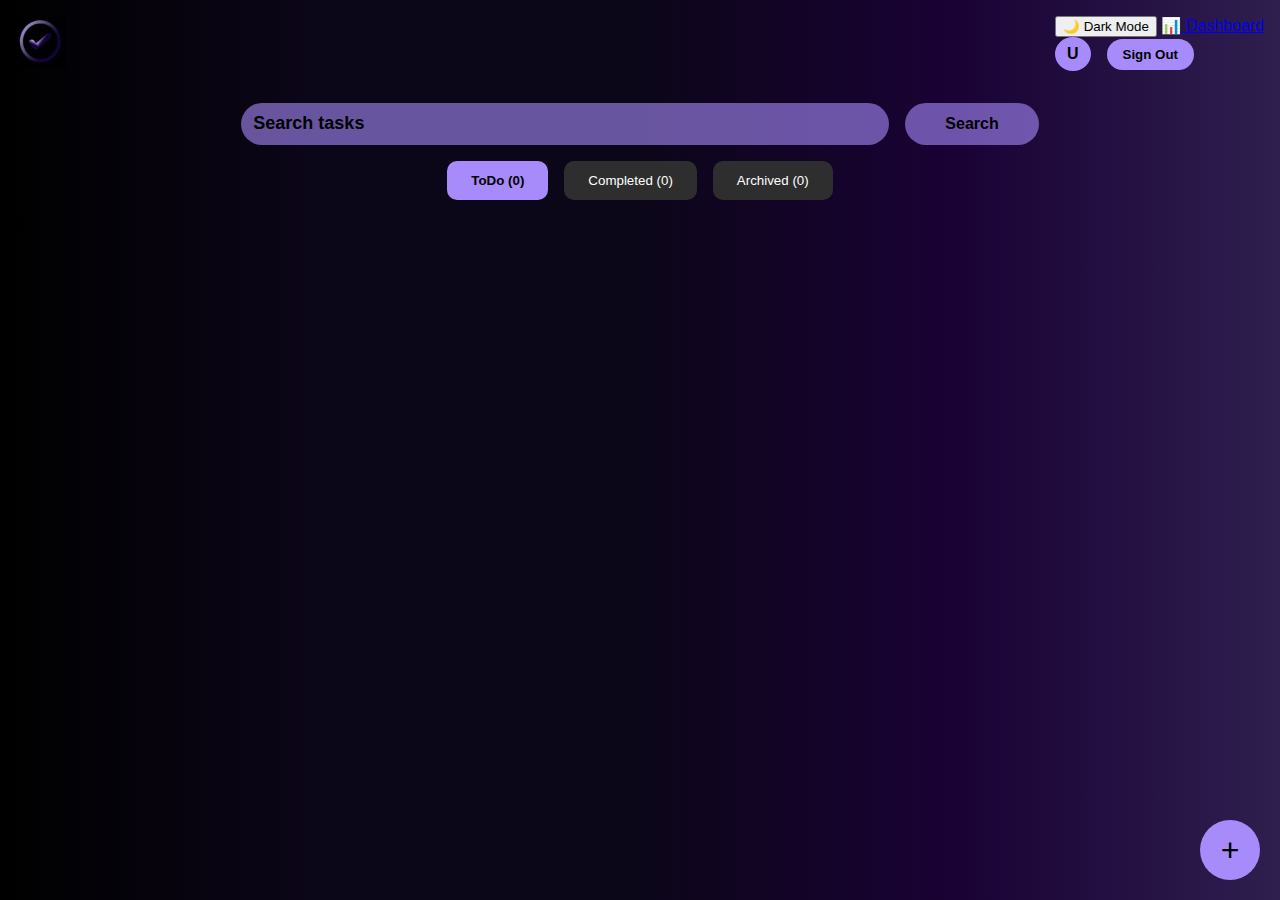
<file: app.html>
<!DOCTYPE html>
<html lang="en">
<head>
  <meta charset="UTF-8" />
  <meta name="viewport" content="width=device-width, initial-scale=1.0" />
  <title>TaskFlow App</title>
  <link rel="stylesheet" href="css/app.css" />
</head>
<body>
  <div class="header">
    <div class="logo">
      <img src="img/Logo.png" alt="Logo" />
    </div>

    <!-- Right section: Dark mode toggle + Profile -->
    <!-- <div class="right-section">
      <button id="darkModeToggle" class="dark-toggle">🌙 Dark Mode</button>
      <div class="profile">
        <span class="initial">A</span>
        <button class="signout">Sign Out</button>
      </div>
    </div> -->

    <!-- Right section: Dark mode toggle + Profile -->
    <div class="right-section">
      <button id="darkModeToggle" class="dark-toggle">🌙 Dark Mode</button>
      <a href="report.html" class="dashboard-btn">📊 Dashboard</a>
      <div class="profile">
        <span class="initial">A</span>
        <button class="signout">Sign Out</button>
      </div>
    </div>


  </div>

  <div class="search-bar">
    <input type="text" id="searchInput" placeholder="Search tasks" />
    <button id="searchBtn">Search</button>
  </div>

  <div class="tabs">
    <button class="tab active" data-tab="todo">ToDo (<span id="todo-count">0</span>)</button>
    <button class="tab" data-tab="completed">Completed (<span id="completed-count">0</span>)</button>
    <button class="tab" data-tab="archived">Archived (<span id="archived-count">0</span>)</button>
  </div>

  <!-- <div class="progress-bar-container">
    <div id="progressFill" class="progress-bar-fill"></div>
  </div> -->
  <div class="progress-bar-container">
    <span id="progressPercent" class="progress-percentage">0%</span>
    <div id="progressFill" class="progress-bar-fill"></div>
  </div>



  <div id="task-list" class="task-list"></div>

  <div class="add-task">
    <button id="addBtn">+</button>
  </div>

  <script src="js/app.js"></script>
</body>
</html>
</file>
<file: css/app.css>
body {
  margin: 0;
  font-family: 'Segoe UI', sans-serif;
  /* background-color: #000; */
  background: linear-gradient(to right, #000, #0c0619,#0c0619,#1a0235, #2E1F4F); 
  /* color: white; */
}

.header {
  display: flex;
  justify-content: space-between;
  align-items: center;
  padding: 1rem;
}

.logo img {
  width: 50px;
}

.profile {
  display: flex;
  align-items: center;
  gap: 1rem;
}

.initial {
  background-color: #a78bfa;
  color: #000;
  border-radius: 50%;
  padding: 0.5rem 0.75rem;
  font-weight: bold;
}

.signout {
  background: #a78bfa;
  border: none;
  padding: 0.5rem 1rem;
  border-radius: 20px;
  cursor: pointer;
  font-weight: bold;
}

.search-bar {
  display: flex;
  justify-content: center;
  margin: 1rem;
  gap: 1rem;
}

.search-bar input {
  width: 50%;
  padding: 0.75rem;
  border-radius: 25px;
  border: none;
  font-size: 1rem;
  background-color: rgba(167, 139, 250, 0.6);
  /* color: rgb(0, 0, 0); */
}
.search-bar input::placeholder {
  color: black;
  font-size: large;
  font-weight: bold;
}

.search-bar button {
  padding: 0.75rem 2.5rem;
  border-radius: 25px;
  background-color: rgba(167, 139, 250, 0.6);
  border: none;
  font-weight: bold;
  font-size: medium;
  cursor: pointer;
}

.tabs {
  display: flex;
  justify-content: center;
  gap: 1rem;
  margin: 1rem;
}

.tab {
  padding: 0.75rem 1.5rem;
  border: none;
  border-radius: 10px;
  background-color: #2e2e2e;
  color: white;
  cursor: pointer;
}

.tab.active {
  background-color: #a78bfa;
  color: black;
  font-weight: bold;
}

.task-list {
  padding: 1rem;
}

.task {
  background-color: #2e1c4c;
  margin-bottom: 1rem;
  padding: 1rem;
  border-radius: 10px;
}

.task .meta {
  text-align: right;
  font-size: 0.75rem;
  color: #ccc;
}

.task .actions {
  margin-top: 0.5rem;
  display: flex;
  gap: 0.5rem;
}

.task button {
  padding: 0.25rem 0.75rem;
  border: none;
  border-radius: 10px;
  cursor: pointer;
  font-size: 0.9rem;
}

.task .complete {
  background-color: #4ade80;
  color: black;
}

.task .archive {
  background-color: #e9d5ff;
  color: black;
}

.add-task {
  position: fixed;
  bottom: 20px;
  right: 20px;
}

#addBtn {
  font-size: 2rem;
  width: 60px;
  height: 60px;
  border-radius: 50%;
  background-color: #a78bfa;
  color: black;
  border: none;
  cursor: pointer;
}
</file>
